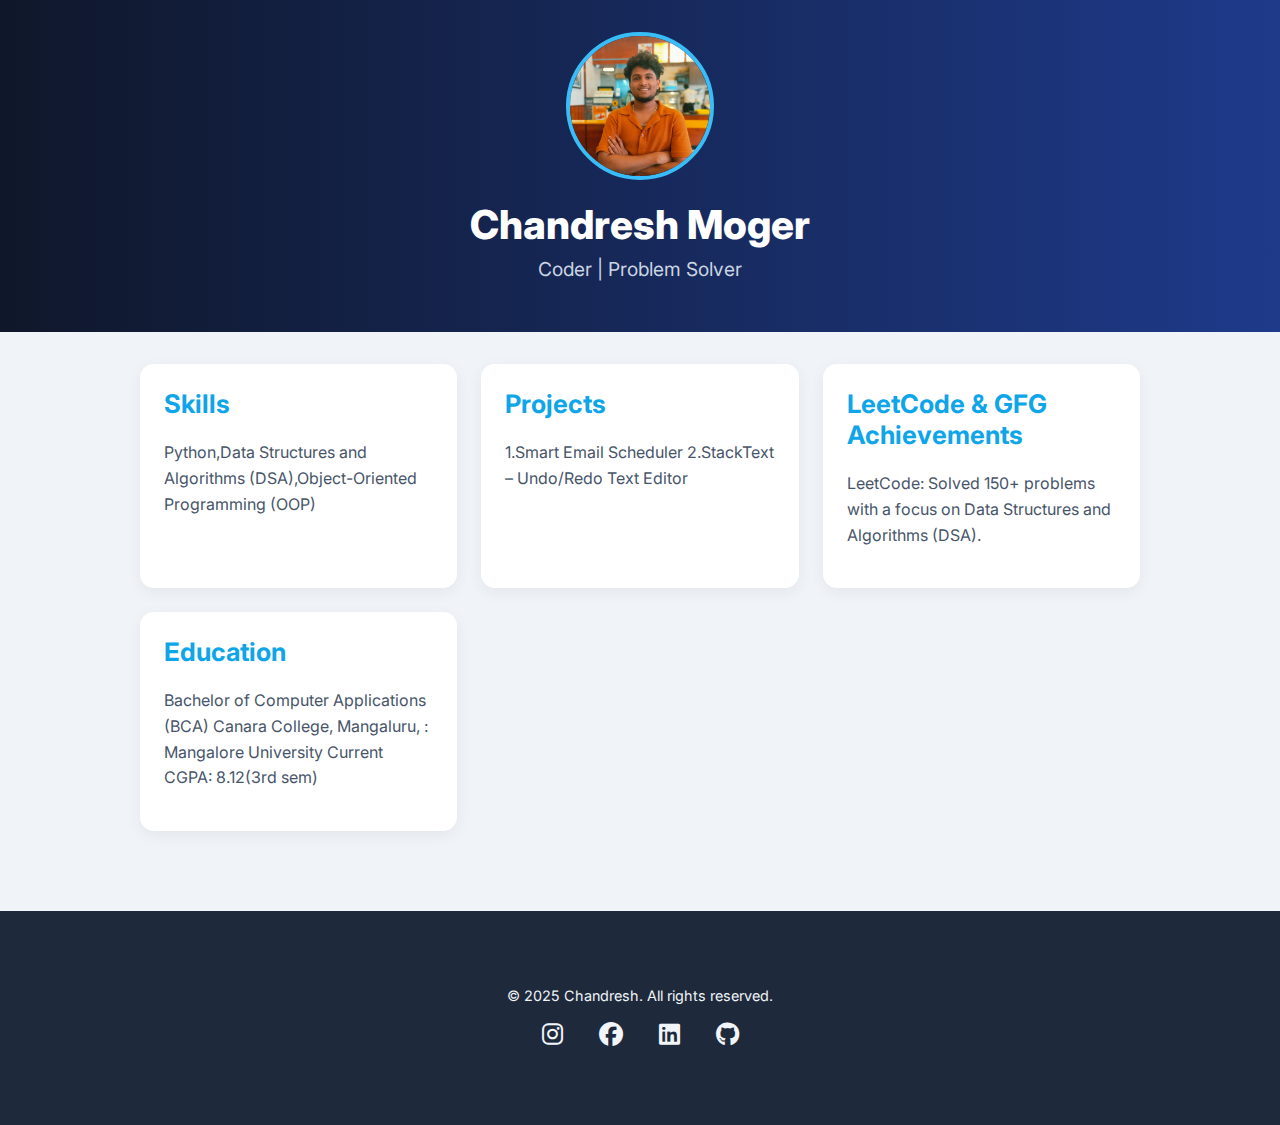
<file: index.html>
<!DOCTYPE html>
<html lang="en">
<head>
  <meta charset="UTF-8" />
  <meta name="viewport" content="width=device-width, initial-scale=1.0" />
  <title>ABOUT CHANDRESH</title>
  <link rel="stylesheet" href="homepage.css">
  <link href="https://fonts.googleapis.com/css2?family=Inter:wght@400;600;800&display=swap" rel="stylesheet">
  <link rel="stylesheet" href="https://cdnjs.cloudflare.com/ajax/libs/font-awesome/6.4.0/css/all.min.css">
</head>
<body>
  <header>
    <img src="chandu.jpg" alt="Your Photo" />
    <h1>Chandresh Moger</h1>
    <p>Coder | Problem Solver</p>
  
  </header>

  <div class="main-grid">
    <div class="card">
      <a href="skill.html"><h2>Skills</h2></a>
      <p>
        Python,Data Structures and Algorithms (DSA),Object-Oriented Programming (OOP)
      </p>
    </div>
    
    
    <div class="card">
      <a href="project.html"><h2>Projects</h2></a>
      <p>
        1.Smart Email Scheduler
        2.StackText – Undo/Redo Text Editor
      </p>
    </div>
    <div class="card">
      <a href="problemsloving.html"><h2>LeetCode & GFG Achievements</h2></a>
      <p>
        LeetCode: Solved 150+ problems with a focus on Data Structures and Algorithms (DSA).
      </p>
    </div>
    <div class="card">
      <a href="education.html"><h2>Education</h2></a>
      <p>
        Bachelor of Computer Applications (BCA)
Canara College, Mangaluru, : Mangalore University
Current CGPA: 8.12(3rd sem)
      </p>
    </div>
  </div>

  <footer style="padding: 2rem 1rem; height: 150px;">
    <p style="margin: 0;">&copy; 2025 Chandresh. All rights reserved.</p>
    <div style="margin-top: 1rem; font-size: 1.5rem;">
      <a href="https://instagram.com/mgr_chandresh" target="_blank" style="margin: 0 15px; color: #f1f5f9;">
        <i class="fab fa-instagram"></i>
      </a>
      <a href="https://www.facebook.com/profile.php?id=100069909294303" target="_blank" style="margin: 0 15px; color: #f1f5f9;">
        <i class="fab fa-facebook"></i>
      </a>
      <a href="https://www.linkedin.com/in/chandresh-moger-5392892ba/"target="_blank" style="margin: 0 15px; color: #f1f5f9;">
        <i class="fab fa-linkedin"></i>
      </a>
      <a href="https://github.com/Chandresh-spec" target="_blank" style="margin: 0 15px; color: #f1f5f9;">
        <i class="fab fa-github"></i>
      </a>
    </div>
  </footer>
  
  
  </footer>
</body>
</html>
</file>
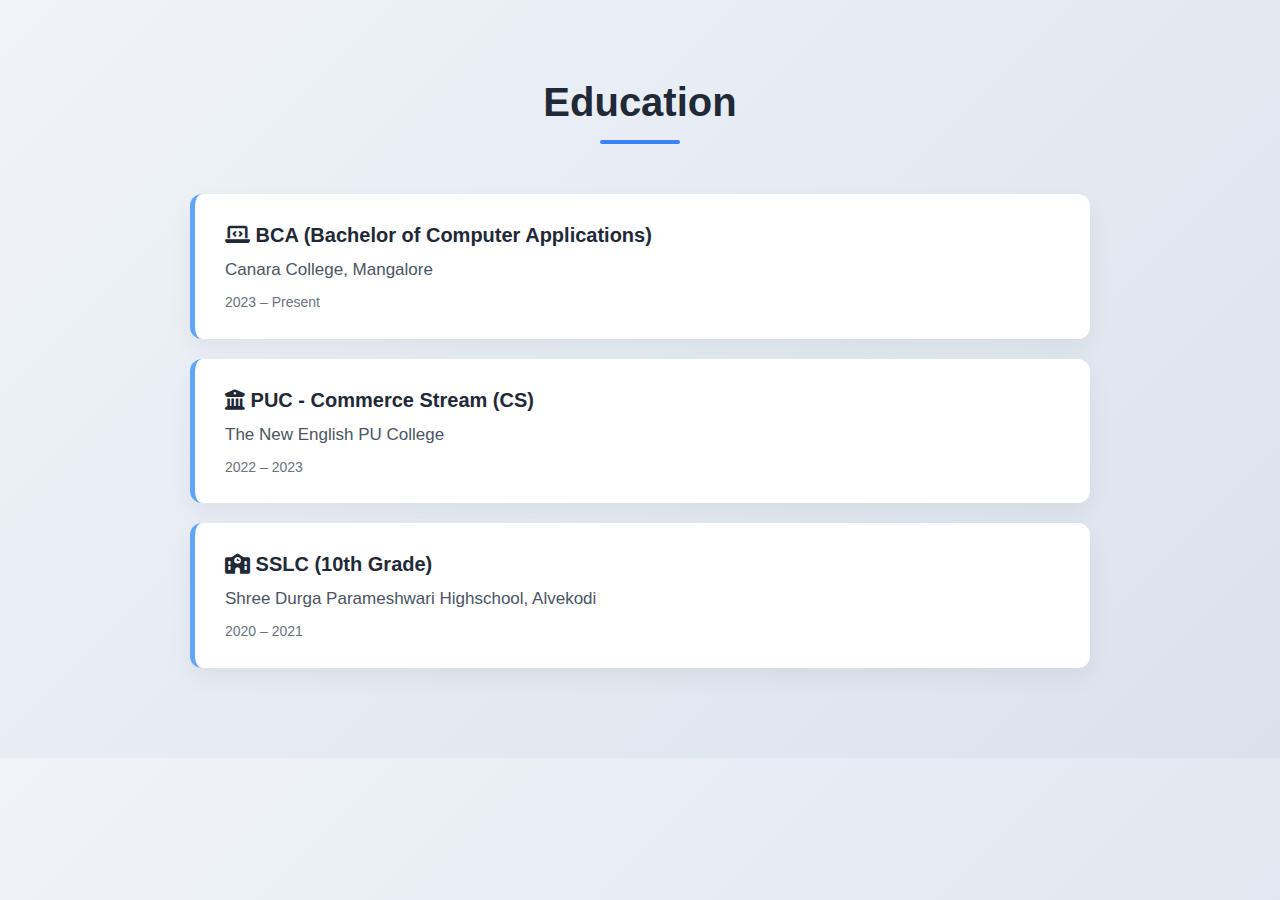
<file: education.html>
<!DOCTYPE html>
<html lang="en">
<head>
  <meta charset="UTF-8" />
  <meta name="viewport" content="width=device-width, initial-scale=1.0"/>
  <title>Education</title>
  <link rel="stylesheet" href="https://cdnjs.cloudflare.com/ajax/libs/font-awesome/6.5.0/css/all.min.css">
  <link rel="stylesheet" href="eduaction.css">
  

</head>
<body>
  <section id="education">
    <div class="container">
      <h2>Education</h2>
      <div class="timeline">

        <!-- Bachelor's Degree -->
        <div class="education-item">
          <p class="course"><i class="fas fa-laptop-code"></i> BCA (Bachelor of Computer Applications)</p>
          <p class="school">Canara College, Mangalore</p>
          <p class="date">2023 – Present</p>
        </div>

        <!-- Pre-University -->
        <div class="education-item">
          <p class="course"><i class="fas fa-university"></i> PUC - Commerce Stream (CS)</p>
          <p class="school">The New English PU College</p>
          <p class="date">2022 – 2023</p>
        </div>

        <!-- Secondary Education -->
        <div class="education-item">
          <p class="course"><i class="fas fa-school"></i> SSLC (10th Grade)</p>
          <p class="school">Shree Durga Parameshwari Highschool, Alvekodi</p>
          <p class="date">2020 – 2021</p>
          
        </div>

      </div>
    </div>
  </section>
</body>
</html>
</file>
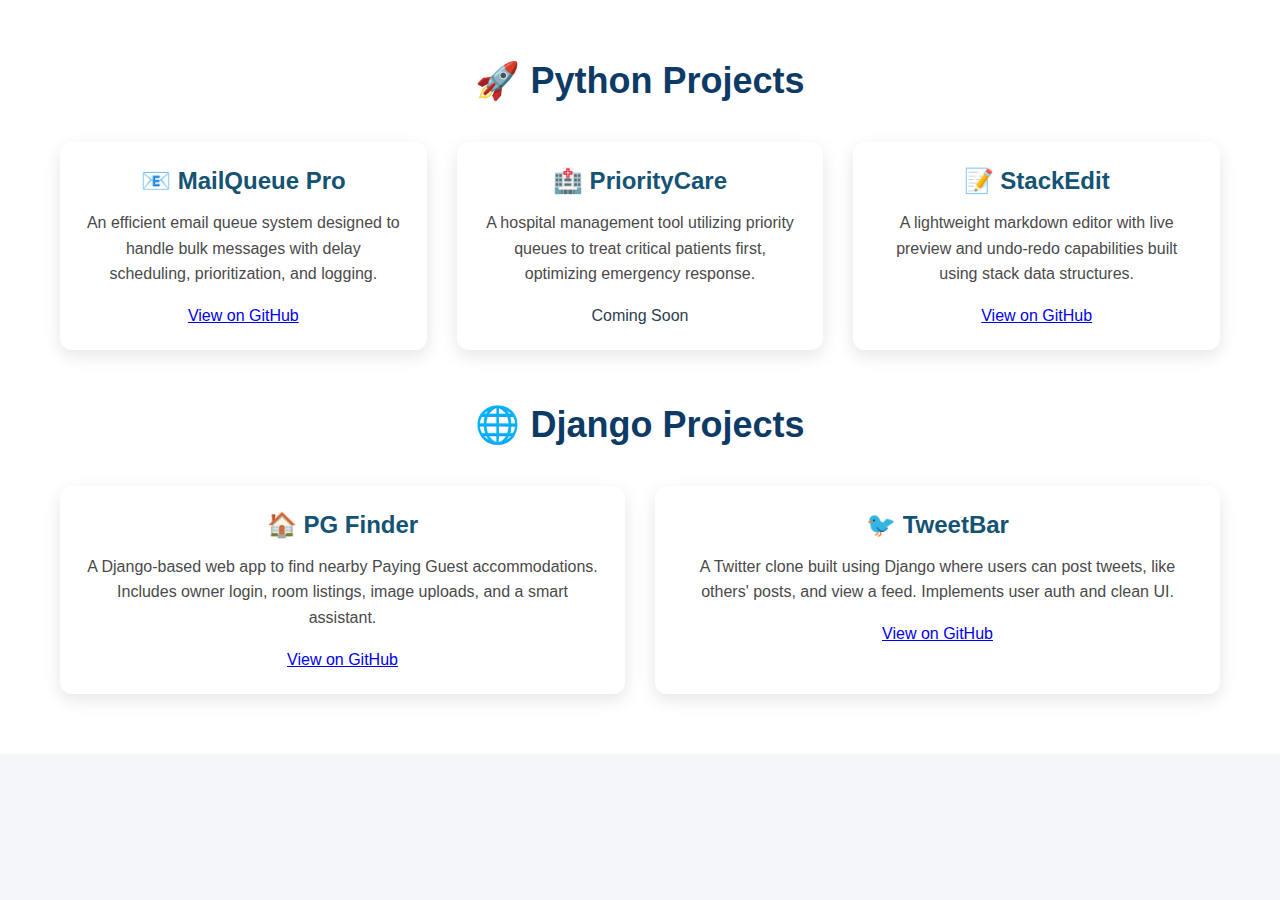
<file: project.html>
<!DOCTYPE html>
<html lang="en">
<head>
  <meta charset="UTF-8" />
  <meta name="viewport" content="width=device-width, initial-scale=1.0"/>
  <title>My Projects</title>
  <link rel="stylesheet" href="project.css">
</head>

<body>
  <section id="projects">
    <div class="container">
      <h2>🚀 Python Projects</h2>

      <div class="projects-grid">
        <div class="project-card">
          <div class="project-title">📧 MailQueue Pro</div>
          <p class="project-description">
            An efficient email queue system designed to handle bulk messages with delay scheduling, prioritization, and logging.
          </p>
          <a class="btn" href="https://github.com/Chandresh-spec/smart-email-sender.git" target="_blank">View on GitHub</a>
        </div>

        <div class="project-card">
          <div class="project-title">🏥 PriorityCare</div>
          <p class="project-description">
            A hospital management tool utilizing priority queues to treat critical patients first, optimizing emergency response.
          </p>
          <a class="btn disabled" title="Private Project or Work in Progress">Coming Soon</a>
        </div>

        <div class="project-card">
          <div class="project-title">📝 StackEdit</div>
          <p class="project-description">
            A lightweight markdown editor with live preview and undo-redo capabilities built using stack data structures.
          </p>
          <a class="btn" href="https://github.com/Chandresh-spec/stack-undo-redo.git" target="_blank">View on GitHub</a>
        </div>
      </div>
      <br>
      <br>
      <br>
      <!-- ✅ New Section: Django Projects -->
      <h2>🌐 Django Projects</h2>

      <div class="projects-grid">
        <div class="project-card">
          <div class="project-title">🏠 PG Finder</div>
          <p class="project-description">
            A Django-based web app to find nearby Paying Guest accommodations. Includes owner login, room listings, image uploads, and a smart assistant.
          </p>
          <a class="btn" href="https://github.com/Chandresh-spec/FIND-PG.git" target="_blank">View on GitHub</a>
        </div>

        <div class="project-card">
          <div class="project-title">🐦 TweetBar</div>
          <p class="project-description">
            A Twitter clone built using Django where users can post tweets, like others' posts, and view a feed. Implements user auth and clean UI.
          </p>
          <a class="btn" href="https://github.com/Chandresh-spec/tweetbar.git" target="_blank">View on GitHub</a>
        </div>
      </div>

    </div> <!-- End of container -->
  </section>
</body>
</html>
</file>
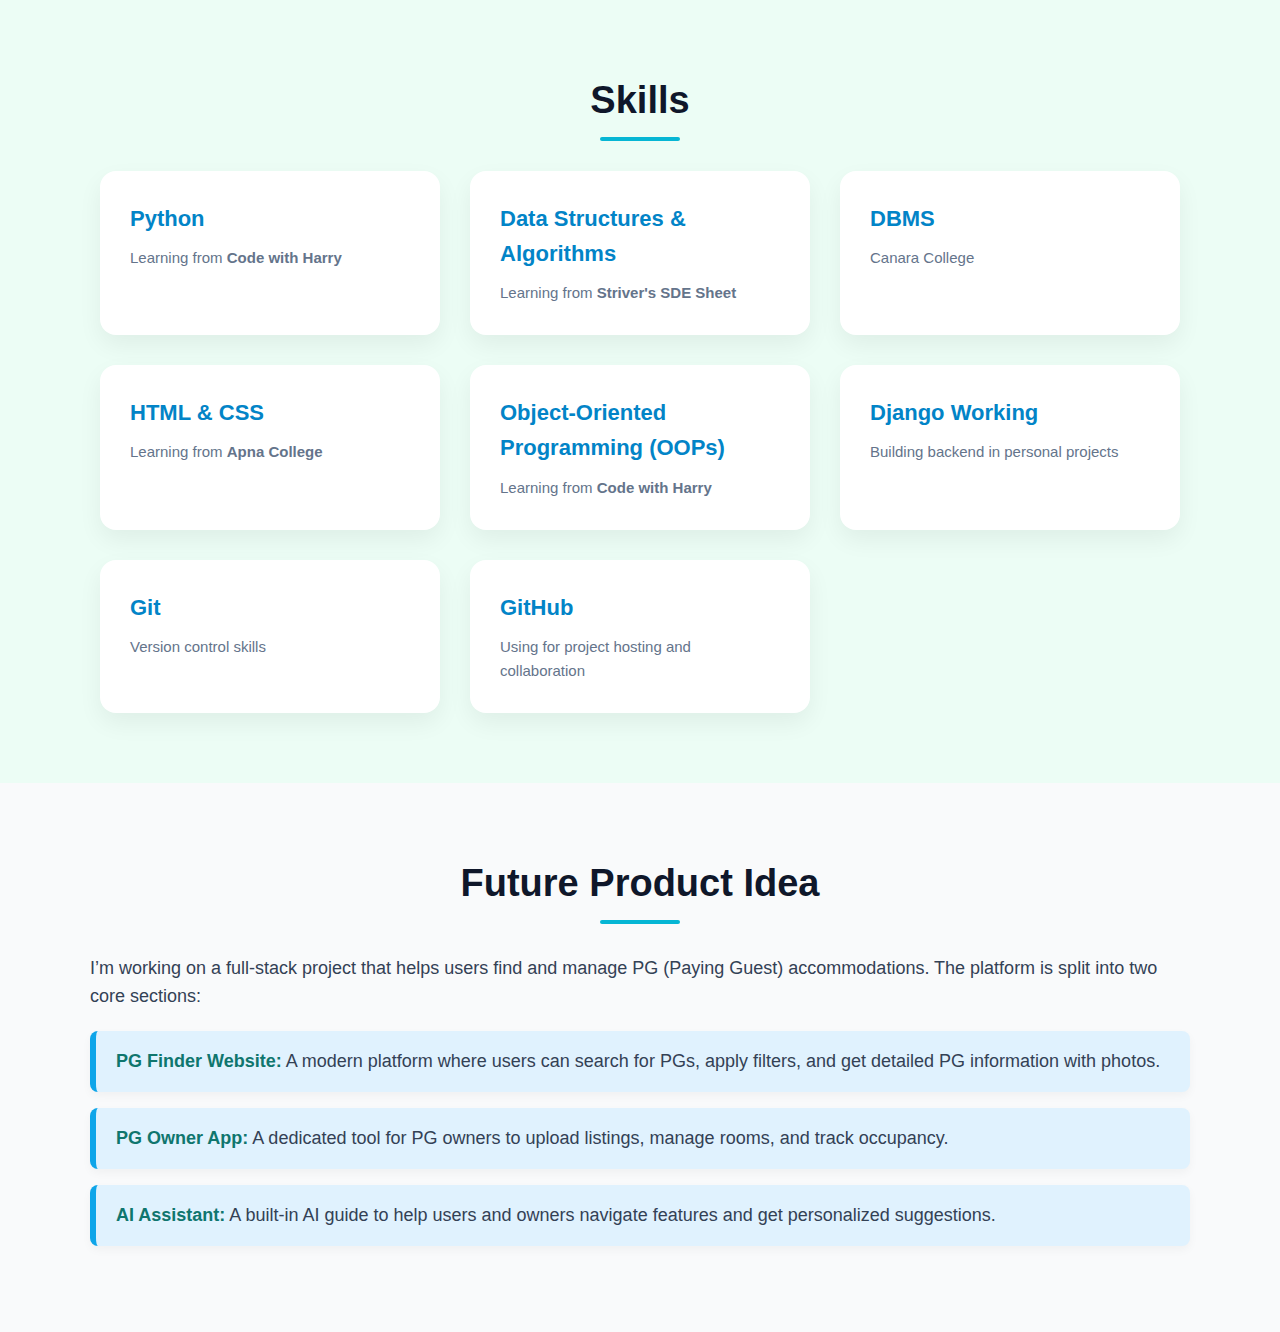
<file: skill.html>
<!DOCTYPE html>
<html lang="en">
<head>
  <meta charset="UTF-8" />
  <meta name="viewport" content="width=device-width, initial-scale=1.0"/>
  <title>Skills & Product</title>
  <link rel="stylesheet" href="https://cdnjs.cloudflare.com/ajax/libs/font-awesome/6.5.0/css/all.min.css">
   <link rel="stylesheet" href="skill.css">
  
  

</head>
<body>

  <!-- Skills Section -->
  <section id="skills">
    <div class="container">
      <h2>Skills</h2>
      <div class="skills-grid">
        <div class="skill-card">
          <h3>Python</h3>
          <p class="source">Learning from <strong>Code with Harry</strong></p>
        </div>
        <div class="skill-card">
          <h3>Data Structures & Algorithms</h3>
          <p class="source">Learning from <strong>Striver's SDE Sheet</strong></p>
        </div>
        <div class="skill-card">
          <h3>DBMS</h3>
          <p class="source">Canara College</p>
        </div>
        <div class="skill-card">
          <h3>HTML & CSS</h3>
          <p class="source">Learning from <strong>Apna College</strong></p>
        </div>
        <div class="skill-card">
          <h3>Object-Oriented Programming (OOPs)</h3>
          <p class="source">Learning from <strong>Code with Harry</strong></p>
        </div>
        <div class="skill-card">
          <h3>Django <span>Working</span></h3>
          <p class="source">Building backend in personal projects</p>
        </div>
        <div class="skill-card">
          <h3>Git</h3>
          <p class="source">Version control skills</p>
        </div>
        <div class="skill-card">
          <h3>GitHub</h3>
          <p class="source">Using for project hosting and collaboration</p>
        </div>
      </div>
    </div>
  </section>

  <!-- Future Product Section -->
  <section id="future-product">
    <div class="container">
      <h2>Future Product Idea</h2>
      <p>I’m working on a full-stack project that helps users find and manage PG (Paying Guest) accommodations. The platform is split into two core sections:</p>
      <ul>
        <li><strong>PG Finder Website:</strong> A modern platform where users can search for PGs, apply filters, and get detailed PG information with photos.</li>
        <li><strong>PG Owner App:</strong> A dedicated tool for PG owners to upload listings, manage rooms, and track occupancy.</li>
        <li><strong>AI Assistant:</strong> A built-in AI guide to help users and owners navigate features and get personalized suggestions.</li>
      </ul>
    </div>
  </section>

</body>
</html>
</file>
<file: homepage.css>
body {
    font-family: 'Inter', sans-serif;
    margin: 0;
    padding: 0;
    background-color: #f0f4f8;
    color: #1e293b;
  }

  header {
    background: linear-gradient(to right, #0f172a, #1e3a8a);
    padding: 2rem 1rem;
    text-align: center;
    color: #ffffff;
  }

  header img {
    width: 140px;
    height: 140px;
    object-fit: cover;
    border-radius: 50%;
    margin-bottom: 1rem;
    border: 4px solid #38bdf8;
  }

  header h1 {
    margin: 0;
    font-size: 2.5rem;
    font-weight: 800;
  }

  header p {
    margin-top: 0.5rem;
    font-size: 1.2rem;
    color: #cbd5e1;
  }

  .main-grid {
    display: grid;
    grid-template-columns: repeat(auto-fit, minmax(250px, 1fr));
    gap: 1.5rem;
    padding: 2rem;
    max-width: 1000px;
    margin: 0 auto;
  }

  .card {
    background: #ffffff;
    padding: 1.5rem;
    border-radius: 14px;
    box-shadow: 0 4px 16px rgba(0, 0, 0, 0.06);
    transition: transform 0.3s ease, box-shadow 0.3s ease;
  }

  .card:hover {
    transform: translateY(-6px);
    box-shadow: 0 10px 24px rgba(0, 0, 0, 0.1);
  }

  .card h2 {
    margin-top: 0;
    font-size: 1.6rem;
    color: #0ea5e9;
  }

  .card p {
    color: #475569;
    line-height: 1.6;
  }

  footer {
    text-align: center;
    padding: 1.2rem;
    background: #1e293b;
    color: #f1f5f9;
    font-size: 0.9rem;
    margin-top: 3rem;
  }

  a {
    text-decoration: none;
  }

  a:hover h2 {
    text-decoration: underline;
  }
  footer {
display: flex;
flex-direction: column;
align-items: center;
justify-content: center;
}
</file>
<file: eduaction.css>
* {
  box-sizing: border-box;
  margin: 0;
  padding: 0;
}

body {
  font-family: 'Segoe UI', Tahoma, Geneva, Verdana, sans-serif;
  background: linear-gradient(135deg, #f0f4f8, #d9e2ec);
  color: #1f2937;
  line-height: 1.6;
}

#education {
  padding: 70px 20px;
}

.container {
  max-width: 900px;
  margin: 0 auto;
}

#education h2 {
  text-align: center;
  font-size: 40px;
  font-weight: 700;
  margin-bottom: 60px;
  color: #1f2937;
  position: relative;
}

#education h2::after {
  content: '';
  width: 80px;
  height: 4px;
  background-color: #3b82f6;
  position: absolute;
  bottom: -10px;
  left: 50%;
  transform: translateX(-50%);
  border-radius: 2px;
}

.education-category {
  margin-bottom: 50px;
}

.education-category h3 {
  font-size: 26px;
  color: #2563eb;
  padding-left: 15px;
  border-left: 5px solid #3b82f6;
  margin-bottom: 25px;
  text-transform: uppercase;
  letter-spacing: 1px;
}

.education-item {
  background: #ffffff;
  border-left: 5px solid #60a5fa;
  border-radius: 12px;
  padding: 25px 30px;
  margin-bottom: 20px;
  box-shadow: 0 10px 25px rgba(0, 0, 0, 0.05);
  transition: all 0.3s ease-in-out;
  position: relative;
}

.education-item:hover {
  transform: translateY(-5px);
  box-shadow: 0 15px 30px rgba(0, 0, 0, 0.08);
}

.education-item .course {
  font-size: 20px;
  font-weight: 700;
  color: #1f2937;
}

.education-item .school {
  font-size: 17px;
  color: #4b5563;
  margin-top: 5px;
}

.education-item .date {
  font-size: 14px;
  color: #6b7280;
  margin-top: 8px;
}

@media (max-width: 600px) {
  #education h2 {
    font-size: 30px;
  }

  .education-category h3 {
    font-size: 20px;
  }

  .education-item {
    padding: 20px;
  }

  .education-item .course {
    font-size: 18px;
  }
}
</file>
<file: project.css>
* {
        margin: 0;
        padding: 0;
        box-sizing: border-box;
      }

      body {
        font-family: 'Segoe UI', Tahoma, Geneva, Verdana, sans-serif;
        background-color: #f4f6f9;
        color: #2c3e50;
      }

      #projects {
        background-color: #ffffff;
        padding: 60px 20px;
      }

      #projects .container {
        max-width: 1200px;
        margin: 0 auto;
        text-align: center;
      }

      #projects h2 {
        font-size: 36px;
        margin-bottom: 40px;
        font-weight: 600;
        color: #0d3b66;
      }

      .projects-grid {
        display: grid;
        grid-template-columns: repeat(auto-fit, minmax(300px, 1fr));
        gap: 30px;
        padding: 0 20px;
      }

      .project-card {
        background-color: #ffffff;
        border-radius: 12px;
        padding: 25px;
        box-shadow: 0 6px 18px rgba(0, 0, 0, 0.1);
        transition: transform 0.3s ease, background-color 0.3s ease;
        color: #2c3e50;
      }

      .project-card:hover {
        transform: translateY(-8px);
        background-color: #eaf6f6;
      }

      .project-title {
        font-size: 24px;
        margin-bottom: 15px;
        color: #145374;
        font-weight: 600;
      }

      .project-description {
        font-size: 16px;
        color: #4a4a4a;
        line-height: 1.6;
        margin-bottom: 20px;
      }

      @media (max-width: 900px) {
        #projects h2 {
          font-size: 30px;
        }

        .project-title {
          font-size: 22px;
        }

        .project-description {
          font-size: 15px;
        }
      }

      @media (max-width: 600px) {
        #projects h2 {
          font-size: 28px;
        }

        .project-card {
          padding: 20px;
        }

        .project-title {
          font-size: 20px;
        }

        .project-description {
          font-size: 14px;
        }
      }
</file>
<file: skill.css>
* {
      box-sizing: border-box;
      margin: 0;
      padding: 0;
    }

    body {
      font-family: 'Segoe UI', Tahoma, Geneva, Verdana, sans-serif;
      background: linear-gradient(to right, #e0f7fa, #f0f4f8);
      color: #1e293b;
      line-height: 1.6;
    }

    section {
      padding: 70px 20px;
    }

    h2 {
      font-size: 38px;
      margin-bottom: 40px;
      font-weight: 700;
      color: #0f172a;
      text-align: center;
      position: relative;
    }

    h2::after {
      content: '';
      width: 80px;
      height: 4px;
      background-color: #06b6d4;
      position: absolute;
      bottom: -10px;
      left: 50%;
      transform: translateX(-50%);
      border-radius: 5px;
    }

    .container {
      max-width: 1100px;
      margin: 0 auto;
    }

    /* Skills Section */
    #skills {
      background-color: #ecfdf5;
    }

    .skills-grid {
      display: grid;
      grid-template-columns: repeat(auto-fit, minmax(250px, 1fr));
      gap: 30px;
      padding: 0 10px;
    }

    .skill-card {
      background-color: #ffffff;
      border-radius: 16px;
      padding: 30px;
      box-shadow: 0 10px 25px rgba(0, 0, 0, 0.06);
      transition: transform 0.3s ease, box-shadow 0.3s ease;
      text-align: left;
    }

    .skill-card:hover {
      transform: translateY(-6px);
      box-shadow: 0 15px 35px rgba(0, 0, 0, 0.08);
    }

    .skill-card h3 {
      font-size: 22px;
      color: #0284c7;
      margin-bottom: 10px;
    }

    .source {
      font-size: 15px;
      color: #64748b;
    }

    /* Future Product Section */
    #future-product {
      background-color: #f9fafb;
    }

    #future-product p,
    #future-product li {
      font-size: 18px;
      color: #334155;
    }

    #future-product ul {
      list-style: none;
      padding: 0;
      margin-top: 20px;
    }

    #future-product li {
      background: #e0f2fe;
      border-left: 6px solid #0ea5e9;
      margin-bottom: 16px;
      padding: 16px 20px;
      border-radius: 8px;
      box-shadow: 0 4px 10px rgba(0, 0, 0, 0.04);
    }

    #future-product strong {
      color: #0f766e;
    }

    @media (max-width: 600px) {
      h2 {
        font-size: 28px;
      }

      .skill-card {
        padding: 20px;
      }

      #future-product li {
        font-size: 16px;
      }
    }
</file>
